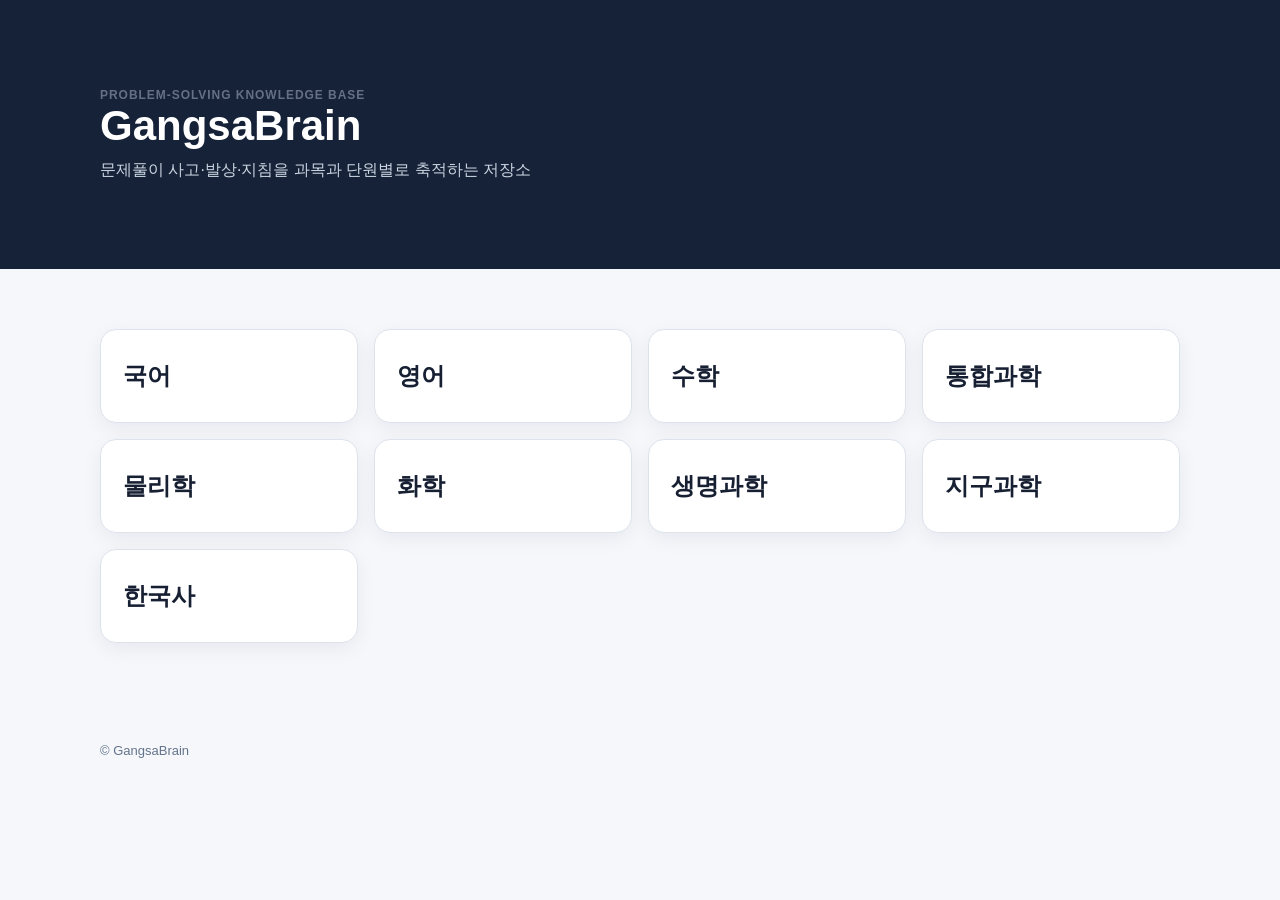
<file: index.html>
<!doctype html><html lang="ko"><head><meta charset="utf-8"><meta name="viewport" content="width=device-width,initial-scale=1"><title>GangsaBrain</title><link rel="stylesheet" href="assets/style.css"></head><body><section class="hero"><div class="wrap"><div class="eyebrow">Problem-Solving Knowledge Base</div><h1>GangsaBrain</h1><p>문제풀이 사고·발상·지침을 과목과 단원별로 축적하는 저장소</p></div></section><main class="wrap"><div class="grid"><a class="card" href="subjects/korean.html"><h2>국어</h2></a><a class="card" href="subjects/english.html"><h2>영어</h2></a><a class="card" href="subjects/math.html"><h2>수학</h2></a><a class="card" href="subjects/integrated-science.html"><h2>통합과학</h2></a><a class="card" href="subjects/physics.html"><h2>물리학</h2></a><a class="card" href="subjects/chemistry.html"><h2>화학</h2></a><a class="card" href="subjects/biology.html"><h2>생명과학</h2></a><a class="card" href="subjects/earth-science.html"><h2>지구과학</h2></a><a class="card" href="subjects/korean-history.html"><h2>한국사</h2></a></div></main><footer class="footer"><div class="wrap">© GangsaBrain</div></footer></body></html>
</file>
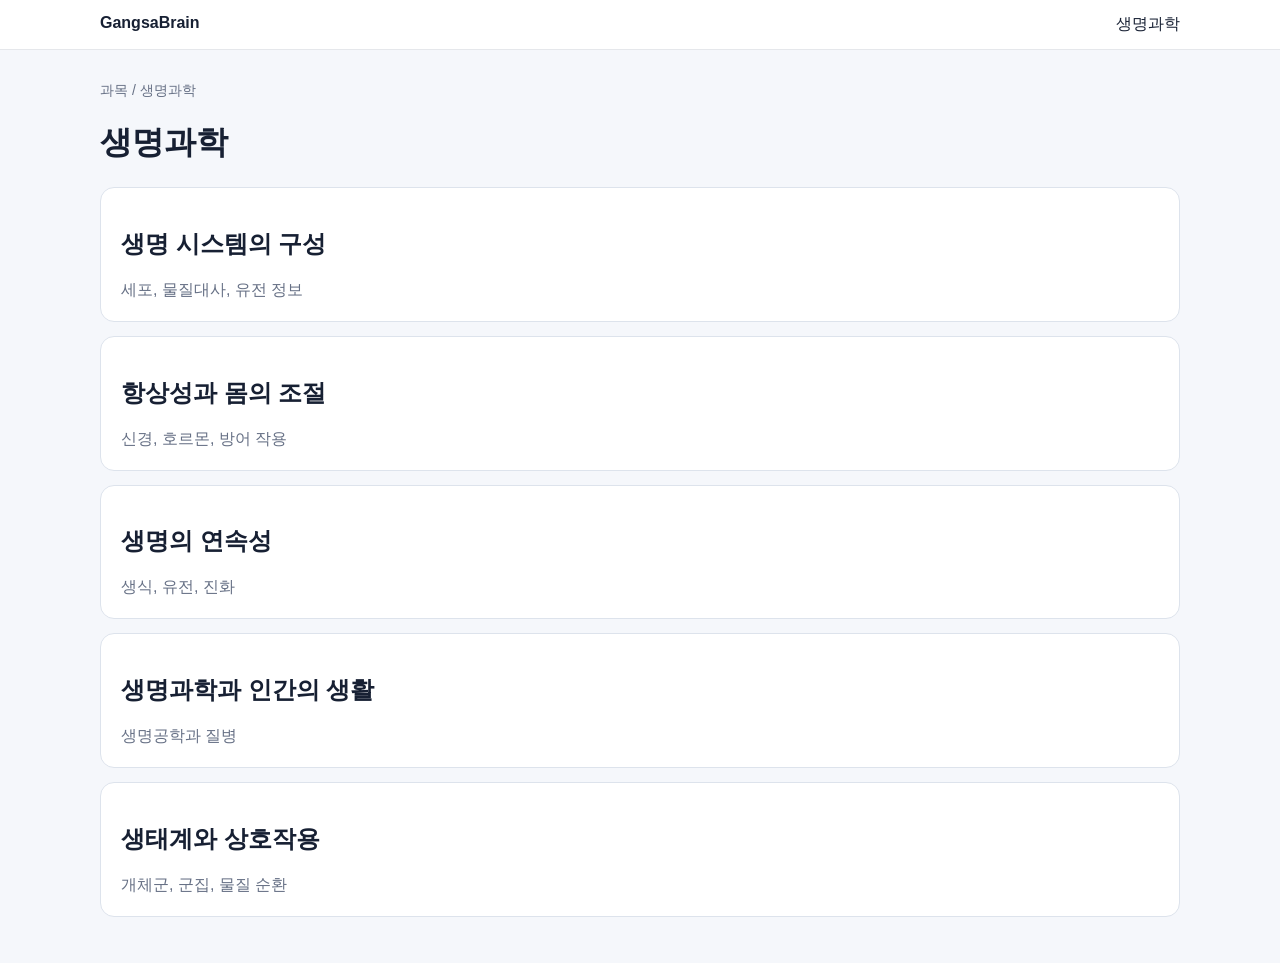
<file: subjects/biology.html>
<!doctype html><html lang="ko"><head><meta charset="utf-8"><meta name="viewport" content="width=device-width,initial-scale=1"><title>생명과학 | GangsaBrain</title><link rel="stylesheet" href="../assets/style.css"></head><body><header class="topbar"><div class="wrap"><a href="../index.html"><b>GangsaBrain</b></a><span>생명과학</span></div></header><main class="wrap"><div class="crumb">과목 / 생명과학</div><h1>생명과학</h1><section class="unit"><h2>생명 시스템의 구성</h2><p>세포, 물질대사, 유전 정보</p></section><section class="unit"><h2>항상성과 몸의 조절</h2><p>신경, 호르몬, 방어 작용</p></section><section class="unit"><h2>생명의 연속성</h2><p>생식, 유전, 진화</p></section><section class="unit"><h2>생명과학과 인간의 생활</h2><p>생명공학과 질병</p></section><section class="unit"><h2>생태계와 상호작용</h2><p>개체군, 군집, 물질 순환</p></section></main></body></html>
</file>
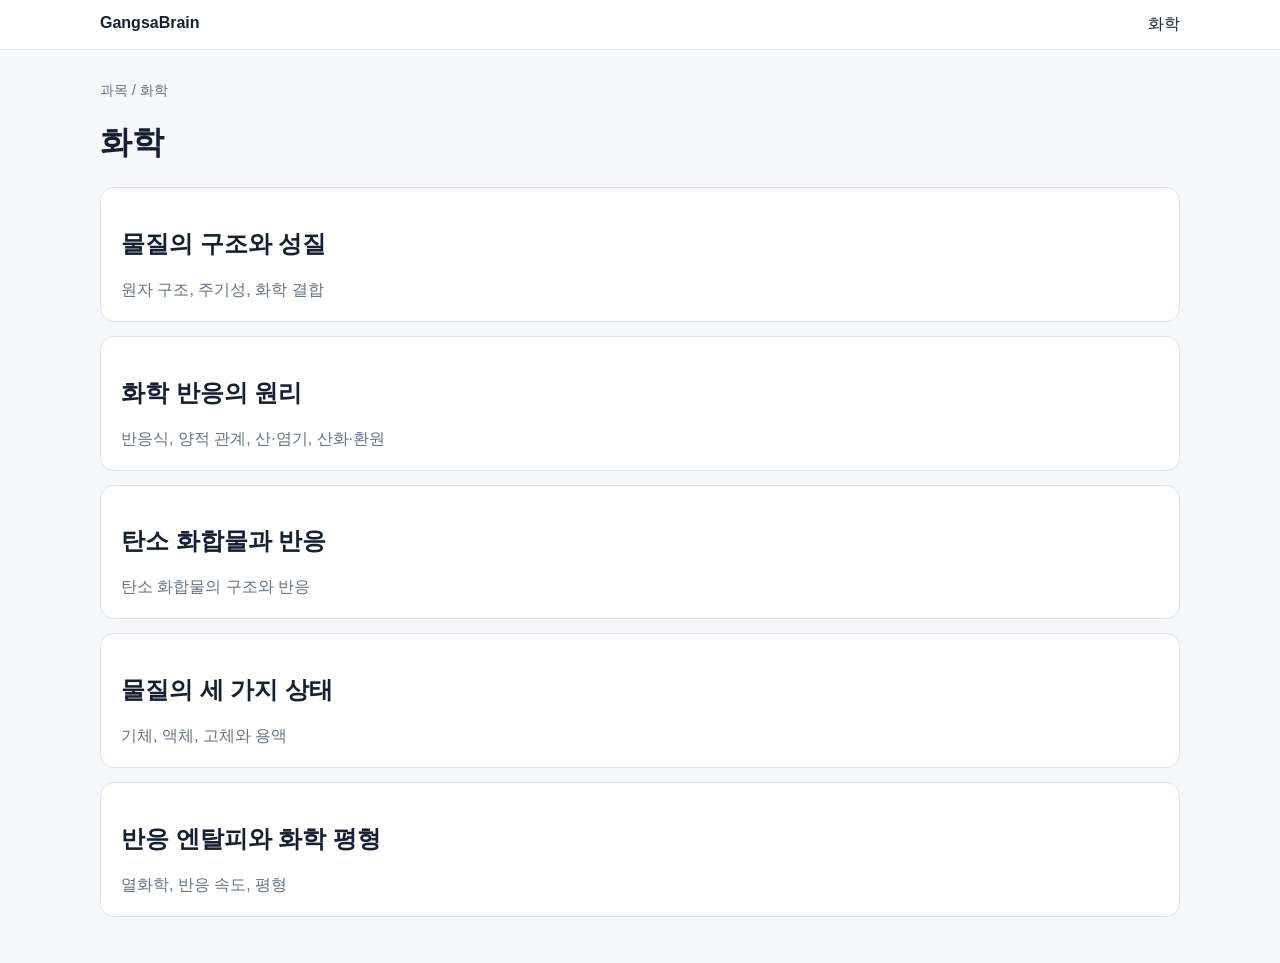
<file: subjects/chemistry.html>
<!doctype html><html lang="ko"><head><meta charset="utf-8"><meta name="viewport" content="width=device-width,initial-scale=1"><title>화학 | GangsaBrain</title><link rel="stylesheet" href="../assets/style.css"></head><body><header class="topbar"><div class="wrap"><a href="../index.html"><b>GangsaBrain</b></a><span>화학</span></div></header><main class="wrap"><div class="crumb">과목 / 화학</div><h1>화학</h1><section class="unit"><h2>물질의 구조와 성질</h2><p>원자 구조, 주기성, 화학 결합</p></section><section class="unit"><h2>화학 반응의 원리</h2><p>반응식, 양적 관계, 산·염기, 산화·환원</p></section><section class="unit"><h2>탄소 화합물과 반응</h2><p>탄소 화합물의 구조와 반응</p></section><section class="unit"><h2>물질의 세 가지 상태</h2><p>기체, 액체, 고체와 용액</p></section><section class="unit"><h2>반응 엔탈피와 화학 평형</h2><p>열화학, 반응 속도, 평형</p></section></main></body></html>
</file>
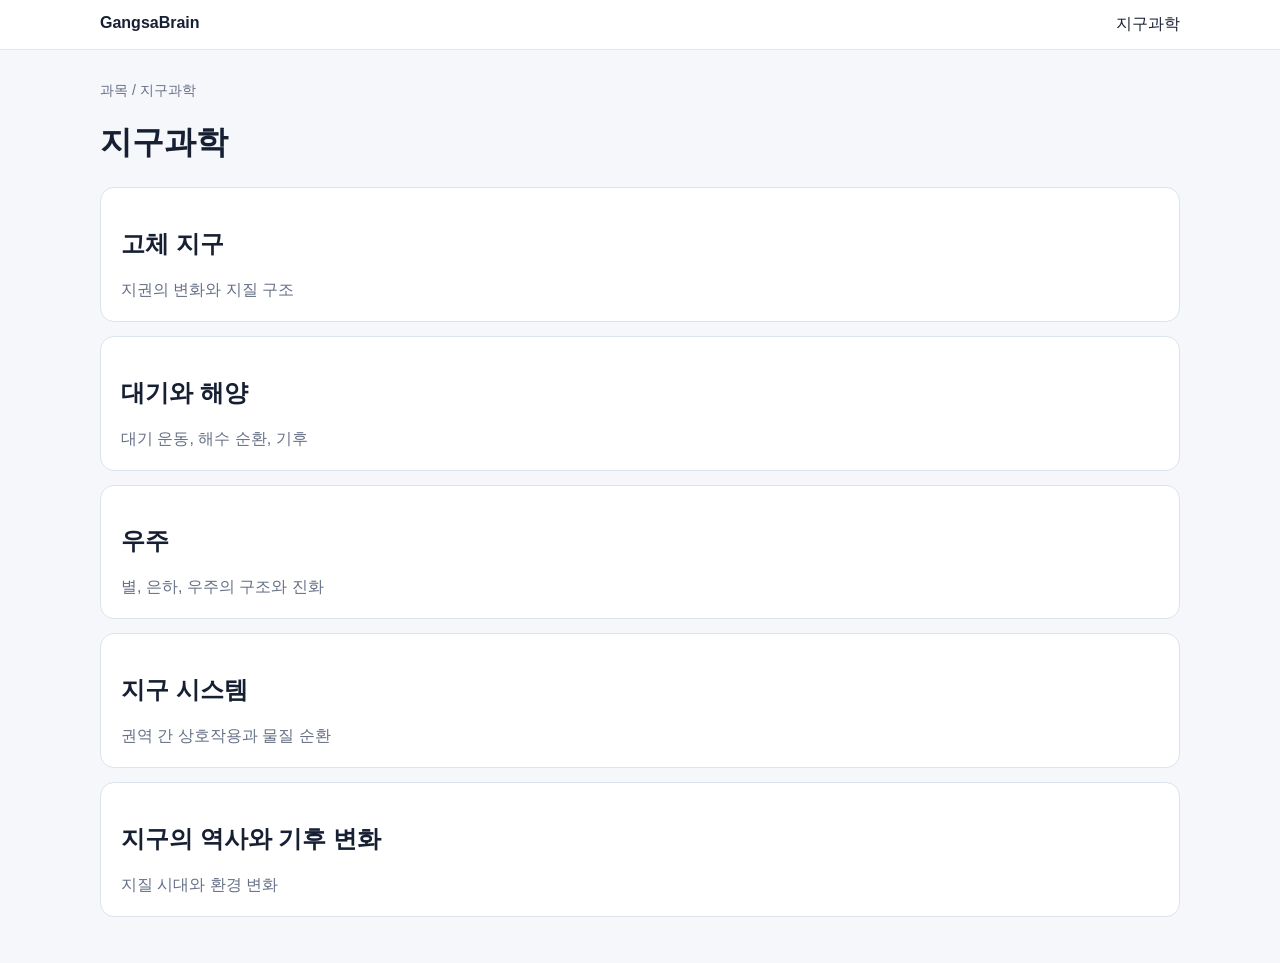
<file: subjects/earth-science.html>
<!doctype html><html lang="ko"><head><meta charset="utf-8"><meta name="viewport" content="width=device-width,initial-scale=1"><title>지구과학 | GangsaBrain</title><link rel="stylesheet" href="../assets/style.css"></head><body><header class="topbar"><div class="wrap"><a href="../index.html"><b>GangsaBrain</b></a><span>지구과학</span></div></header><main class="wrap"><div class="crumb">과목 / 지구과학</div><h1>지구과학</h1><section class="unit"><h2>고체 지구</h2><p>지권의 변화와 지질 구조</p></section><section class="unit"><h2>대기와 해양</h2><p>대기 운동, 해수 순환, 기후</p></section><section class="unit"><h2>우주</h2><p>별, 은하, 우주의 구조와 진화</p></section><section class="unit"><h2>지구 시스템</h2><p>권역 간 상호작용과 물질 순환</p></section><section class="unit"><h2>지구의 역사와 기후 변화</h2><p>지질 시대와 환경 변화</p></section></main></body></html>
</file>
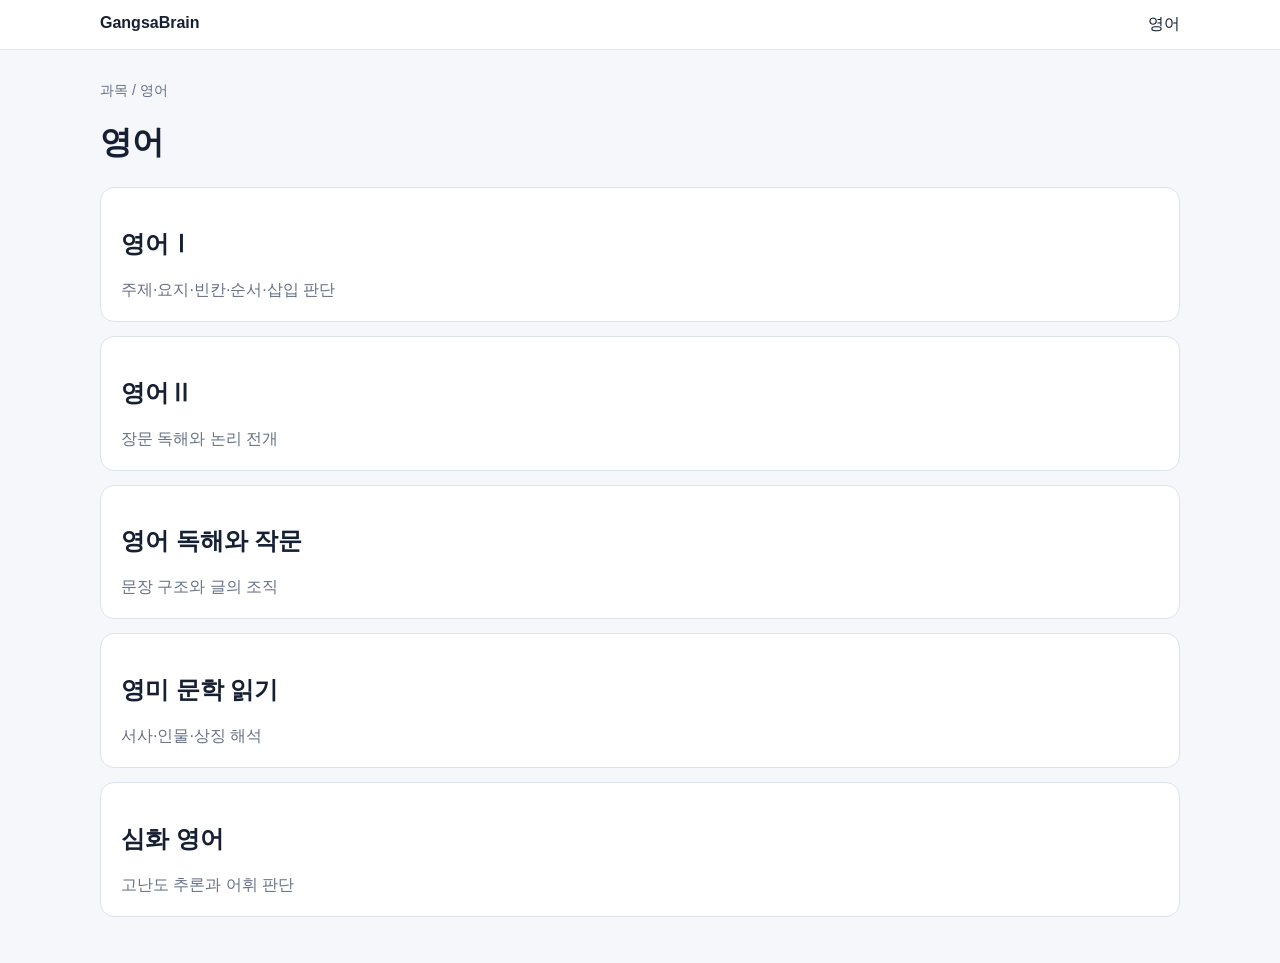
<file: subjects/english.html>
<!doctype html><html lang="ko"><head><meta charset="utf-8"><meta name="viewport" content="width=device-width,initial-scale=1"><title>영어 | GangsaBrain</title><link rel="stylesheet" href="../assets/style.css"></head><body><header class="topbar"><div class="wrap"><a href="../index.html"><b>GangsaBrain</b></a><span>영어</span></div></header><main class="wrap"><div class="crumb">과목 / 영어</div><h1>영어</h1><section class="unit"><h2>영어Ⅰ</h2><p>주제·요지·빈칸·순서·삽입 판단</p></section><section class="unit"><h2>영어Ⅱ</h2><p>장문 독해와 논리 전개</p></section><section class="unit"><h2>영어 독해와 작문</h2><p>문장 구조와 글의 조직</p></section><section class="unit"><h2>영미 문학 읽기</h2><p>서사·인물·상징 해석</p></section><section class="unit"><h2>심화 영어</h2><p>고난도 추론과 어휘 판단</p></section></main></body></html>
</file>
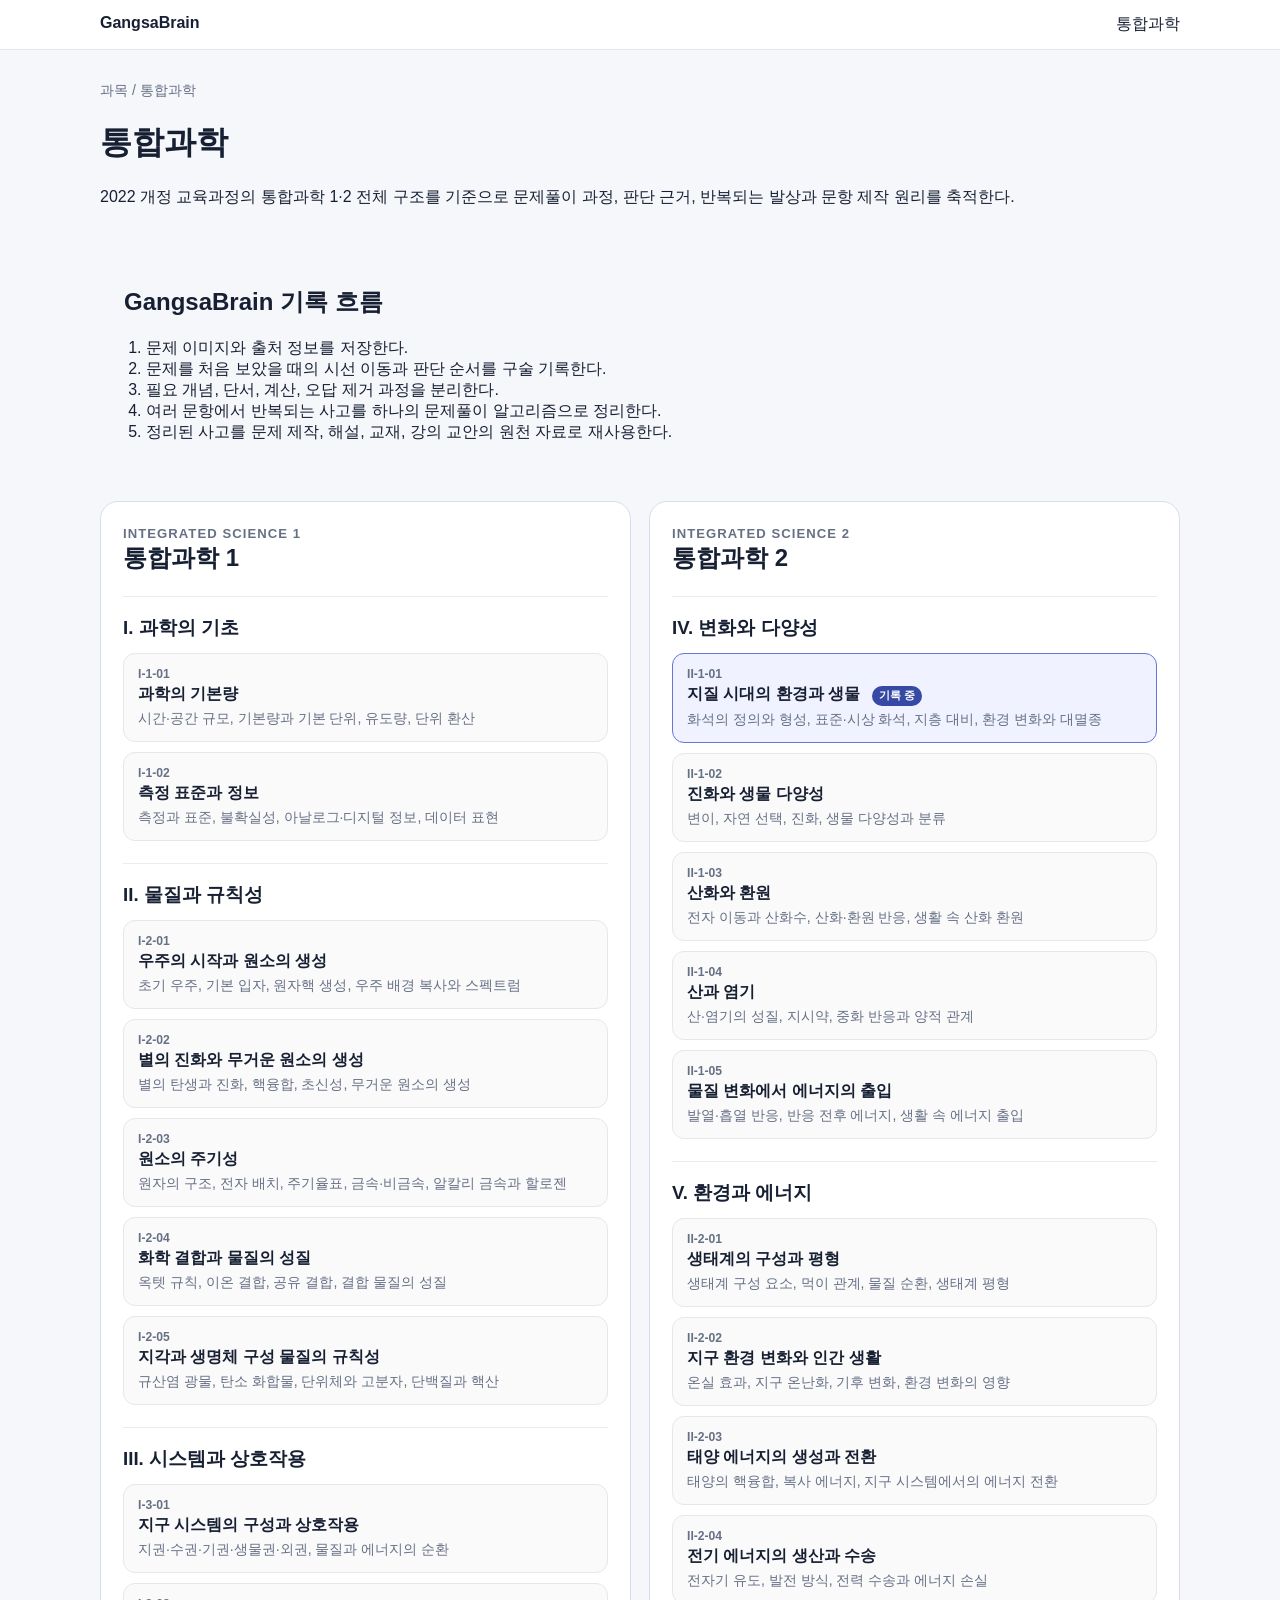
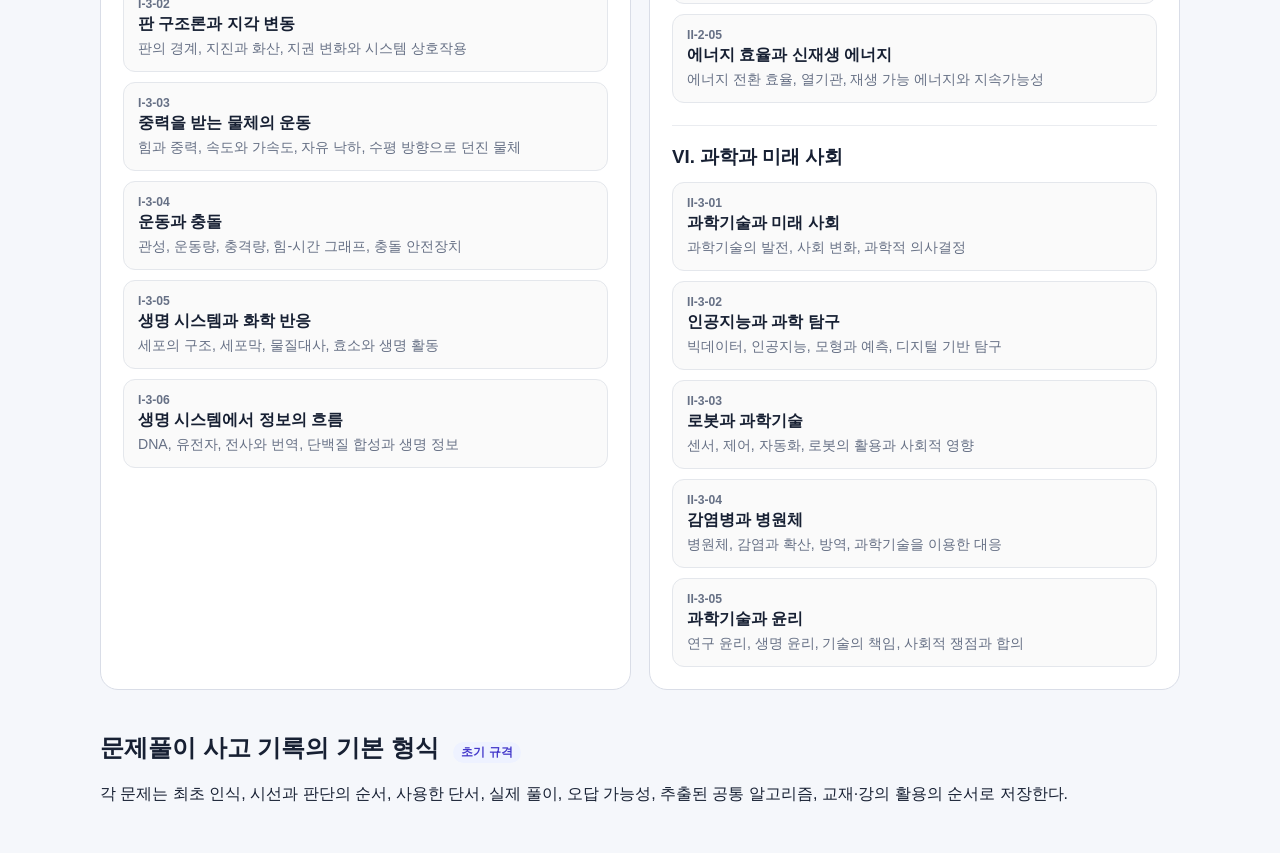
<file: subjects/integrated-science.html>
<!doctype html>
<html lang="ko">
<head>
  <meta charset="utf-8">
  <meta name="viewport" content="width=device-width, initial-scale=1">
  <meta name="description" content="2022 개정 교육과정 통합과학 문제풀이 사고와 발상을 축적하는 GangsaBrain 과목 페이지">
  <title>통합과학 | GangsaBrain</title>
  <link rel="stylesheet" href="../assets/style.css">
  <style>
    .course-grid{display:grid;grid-template-columns:repeat(auto-fit,minmax(310px,1fr));gap:18px;margin:24px 0 42px}.course-panel{border:1px solid #d9dde7;border-radius:18px;padding:22px;background:#fff}.course-panel h2{margin:0 0 6px}.course-label{font-size:.82rem;font-weight:700;letter-spacing:.08em;color:#667085}.domain{margin-top:22px;padding-top:18px;border-top:1px solid #eaecf0}.domain h3{margin:0 0 12px}.chapter-list{display:grid;gap:10px;margin:0;padding:0;list-style:none}.chapter-list a{display:block;padding:13px 14px;border:1px solid #e4e7ec;border-radius:12px;text-decoration:none;color:inherit;background:#fafafa}.chapter-list a:hover{background:#f2f4f7}.chapter-list a.is-active{border-color:#6676d8;background:#f0f2ff}.chapter-code{display:block;margin-bottom:3px;font-size:.76rem;font-weight:700;color:#667085}.chapter-title{font-weight:700}.chapter-note{display:block;margin-top:4px;font-size:.88rem;color:#667085}.chapter-state{display:inline-block;margin-left:7px;padding:3px 7px;border-radius:999px;background:#3549a5;color:#fff;font-size:.68rem;font-weight:800}.workflow{margin:34px 0;padding:24px;border-radius:18px;background:#f6f7fb}.workflow ol{margin:14px 0 0;padding-left:22px}.entry-template{margin-top:36px}.entry-template pre{white-space:pre-wrap;padding:18px;border-radius:14px;background:#111827;color:#f9fafb;overflow:auto}.status{display:inline-block;margin-left:8px;padding:3px 8px;border-radius:999px;background:#eef2ff;color:#4338ca;font-size:.72rem;font-weight:700}
  </style>
</head>
<body>
<header class="topbar"><div class="wrap"><a href="../index.html"><b>GangsaBrain</b></a><span>통합과학</span></div></header>
<main class="wrap">
  <div class="crumb">과목 / 통합과학</div>
  <h1>통합과학</h1>
  <p>2022 개정 교육과정의 통합과학 1·2 전체 구조를 기준으로 문제풀이 과정, 판단 근거, 반복되는 발상과 문항 제작 원리를 축적한다.</p>

  <section class="workflow" aria-labelledby="workflow-title">
    <h2 id="workflow-title">GangsaBrain 기록 흐름</h2>
    <ol>
      <li>문제 이미지와 출처 정보를 저장한다.</li>
      <li>문제를 처음 보았을 때의 시선 이동과 판단 순서를 구술 기록한다.</li>
      <li>필요 개념, 단서, 계산, 오답 제거 과정을 분리한다.</li>
      <li>여러 문항에서 반복되는 사고를 하나의 문제풀이 알고리즘으로 정리한다.</li>
      <li>정리된 사고를 문제 제작, 해설, 교재, 강의 교안의 원천 자료로 재사용한다.</li>
    </ol>
  </section>

  <div class="course-grid">
    <article class="course-panel">
      <span class="course-label">INTEGRATED SCIENCE 1</span><h2>통합과학 1</h2>
      <section class="domain"><h3>I. 과학의 기초</h3><ul class="chapter-list">
        <li><a href="#is1-1-01"><span class="chapter-code">I-1-01</span><span class="chapter-title">과학의 기본량</span><span class="chapter-note">시간·공간 규모, 기본량과 기본 단위, 유도량, 단위 환산</span></a></li>
        <li><a href="#is1-1-02"><span class="chapter-code">I-1-02</span><span class="chapter-title">측정 표준과 정보</span><span class="chapter-note">측정과 표준, 불확실성, 아날로그·디지털 정보, 데이터 표현</span></a></li>
      </ul></section>
      <section class="domain"><h3>II. 물질과 규칙성</h3><ul class="chapter-list">
        <li><a href="#is1-2-01"><span class="chapter-code">I-2-01</span><span class="chapter-title">우주의 시작과 원소의 생성</span><span class="chapter-note">초기 우주, 기본 입자, 원자핵 생성, 우주 배경 복사와 스펙트럼</span></a></li>
        <li><a href="#is1-2-02"><span class="chapter-code">I-2-02</span><span class="chapter-title">별의 진화와 무거운 원소의 생성</span><span class="chapter-note">별의 탄생과 진화, 핵융합, 초신성, 무거운 원소의 생성</span></a></li>
        <li><a href="#is1-2-03"><span class="chapter-code">I-2-03</span><span class="chapter-title">원소의 주기성</span><span class="chapter-note">원자의 구조, 전자 배치, 주기율표, 금속·비금속, 알칼리 금속과 할로젠</span></a></li>
        <li><a href="#is1-2-04"><span class="chapter-code">I-2-04</span><span class="chapter-title">화학 결합과 물질의 성질</span><span class="chapter-note">옥텟 규칙, 이온 결합, 공유 결합, 결합 물질의 성질</span></a></li>
        <li><a href="#is1-2-05"><span class="chapter-code">I-2-05</span><span class="chapter-title">지각과 생명체 구성 물질의 규칙성</span><span class="chapter-note">규산염 광물, 탄소 화합물, 단위체와 고분자, 단백질과 핵산</span></a></li>
      </ul></section>
      <section class="domain"><h3>III. 시스템과 상호작용</h3><ul class="chapter-list">
        <li><a href="#is1-3-01"><span class="chapter-code">I-3-01</span><span class="chapter-title">지구 시스템의 구성과 상호작용</span><span class="chapter-note">지권·수권·기권·생물권·외권, 물질과 에너지의 순환</span></a></li>
        <li><a href="#is1-3-02"><span class="chapter-code">I-3-02</span><span class="chapter-title">판 구조론과 지각 변동</span><span class="chapter-note">판의 경계, 지진과 화산, 지권 변화와 시스템 상호작용</span></a></li>
        <li><a href="#is1-3-03"><span class="chapter-code">I-3-03</span><span class="chapter-title">중력을 받는 물체의 운동</span><span class="chapter-note">힘과 중력, 속도와 가속도, 자유 낙하, 수평 방향으로 던진 물체</span></a></li>
        <li><a href="#is1-3-04"><span class="chapter-code">I-3-04</span><span class="chapter-title">운동과 충돌</span><span class="chapter-note">관성, 운동량, 충격량, 힘-시간 그래프, 충돌 안전장치</span></a></li>
        <li><a href="#is1-3-05"><span class="chapter-code">I-3-05</span><span class="chapter-title">생명 시스템과 화학 반응</span><span class="chapter-note">세포의 구조, 세포막, 물질대사, 효소와 생명 활동</span></a></li>
        <li><a href="#is1-3-06"><span class="chapter-code">I-3-06</span><span class="chapter-title">생명 시스템에서 정보의 흐름</span><span class="chapter-note">DNA, 유전자, 전사와 번역, 단백질 합성과 생명 정보</span></a></li>
      </ul></section>
    </article>

    <article class="course-panel">
      <span class="course-label">INTEGRATED SCIENCE 2</span><h2>통합과학 2</h2>
      <section class="domain"><h3>IV. 변화와 다양성</h3><ul class="chapter-list">
        <li><a class="is-active" href="integrated-science/geologic-time-environment-life.html"><span class="chapter-code">II-1-01</span><span class="chapter-title">지질 시대의 환경과 생물 <span class="chapter-state">기록 중</span></span><span class="chapter-note">화석의 정의와 형성, 표준·시상 화석, 지층 대비, 환경 변화와 대멸종</span></a></li>
        <li><a href="#is2-1-02"><span class="chapter-code">II-1-02</span><span class="chapter-title">진화와 생물 다양성</span><span class="chapter-note">변이, 자연 선택, 진화, 생물 다양성과 분류</span></a></li>
        <li><a href="#is2-1-03"><span class="chapter-code">II-1-03</span><span class="chapter-title">산화와 환원</span><span class="chapter-note">전자 이동과 산화수, 산화·환원 반응, 생활 속 산화 환원</span></a></li>
        <li><a href="#is2-1-04"><span class="chapter-code">II-1-04</span><span class="chapter-title">산과 염기</span><span class="chapter-note">산·염기의 성질, 지시약, 중화 반응과 양적 관계</span></a></li>
        <li><a href="#is2-1-05"><span class="chapter-code">II-1-05</span><span class="chapter-title">물질 변화에서 에너지의 출입</span><span class="chapter-note">발열·흡열 반응, 반응 전후 에너지, 생활 속 에너지 출입</span></a></li>
      </ul></section>
      <section class="domain"><h3>V. 환경과 에너지</h3><ul class="chapter-list">
        <li><a href="#is2-2-01"><span class="chapter-code">II-2-01</span><span class="chapter-title">생태계의 구성과 평형</span><span class="chapter-note">생태계 구성 요소, 먹이 관계, 물질 순환, 생태계 평형</span></a></li>
        <li><a href="#is2-2-02"><span class="chapter-code">II-2-02</span><span class="chapter-title">지구 환경 변화와 인간 생활</span><span class="chapter-note">온실 효과, 지구 온난화, 기후 변화, 환경 변화의 영향</span></a></li>
        <li><a href="#is2-2-03"><span class="chapter-code">II-2-03</span><span class="chapter-title">태양 에너지의 생성과 전환</span><span class="chapter-note">태양의 핵융합, 복사 에너지, 지구 시스템에서의 에너지 전환</span></a></li>
        <li><a href="#is2-2-04"><span class="chapter-code">II-2-04</span><span class="chapter-title">전기 에너지의 생산과 수송</span><span class="chapter-note">전자기 유도, 발전 방식, 전력 수송과 에너지 손실</span></a></li>
        <li><a href="#is2-2-05"><span class="chapter-code">II-2-05</span><span class="chapter-title">에너지 효율과 신재생 에너지</span><span class="chapter-note">에너지 전환 효율, 열기관, 재생 가능 에너지와 지속가능성</span></a></li>
      </ul></section>
      <section class="domain"><h3>VI. 과학과 미래 사회</h3><ul class="chapter-list">
        <li><a href="#is2-3-01"><span class="chapter-code">II-3-01</span><span class="chapter-title">과학기술과 미래 사회</span><span class="chapter-note">과학기술의 발전, 사회 변화, 과학적 의사결정</span></a></li>
        <li><a href="#is2-3-02"><span class="chapter-code">II-3-02</span><span class="chapter-title">인공지능과 과학 탐구</span><span class="chapter-note">빅데이터, 인공지능, 모형과 예측, 디지털 기반 탐구</span></a></li>
        <li><a href="#is2-3-03"><span class="chapter-code">II-3-03</span><span class="chapter-title">로봇과 과학기술</span><span class="chapter-note">센서, 제어, 자동화, 로봇의 활용과 사회적 영향</span></a></li>
        <li><a href="#is2-3-04"><span class="chapter-code">II-3-04</span><span class="chapter-title">감염병과 병원체</span><span class="chapter-note">병원체, 감염과 확산, 방역, 과학기술을 이용한 대응</span></a></li>
        <li><a href="#is2-3-05"><span class="chapter-code">II-3-05</span><span class="chapter-title">과학기술과 윤리</span><span class="chapter-note">연구 윤리, 생명 윤리, 기술의 책임, 사회적 쟁점과 합의</span></a></li>
      </ul></section>
    </article>
  </div>

  <section class="entry-template" aria-labelledby="entry-title">
    <h2 id="entry-title">문제풀이 사고 기록의 기본 형식 <span class="status">초기 규격</span></h2>
    <p>각 문제는 최초 인식, 시선과 판단의 순서, 사용한 단서, 실제 풀이, 오답 가능성, 추출된 공통 알고리즘, 교재·강의 활용의 순서로 저장한다.</p>
  </section>
</main>
</body>
</html>
</file>
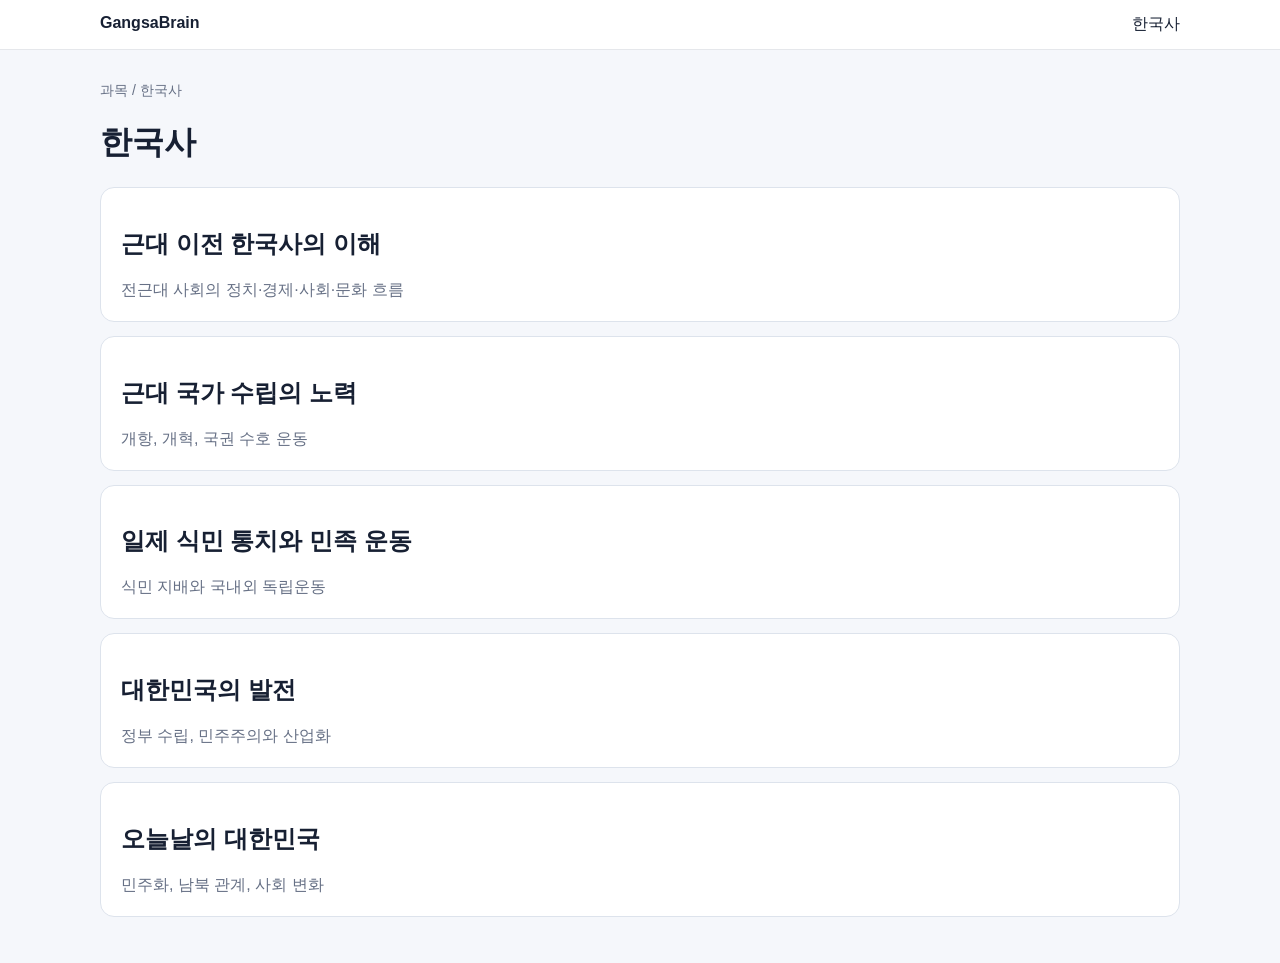
<file: subjects/korean-history.html>
<!doctype html><html lang="ko"><head><meta charset="utf-8"><meta name="viewport" content="width=device-width,initial-scale=1"><title>한국사 | GangsaBrain</title><link rel="stylesheet" href="../assets/style.css"></head><body><header class="topbar"><div class="wrap"><a href="../index.html"><b>GangsaBrain</b></a><span>한국사</span></div></header><main class="wrap"><div class="crumb">과목 / 한국사</div><h1>한국사</h1><section class="unit"><h2>근대 이전 한국사의 이해</h2><p>전근대 사회의 정치·경제·사회·문화 흐름</p></section><section class="unit"><h2>근대 국가 수립의 노력</h2><p>개항, 개혁, 국권 수호 운동</p></section><section class="unit"><h2>일제 식민 통치와 민족 운동</h2><p>식민 지배와 국내외 독립운동</p></section><section class="unit"><h2>대한민국의 발전</h2><p>정부 수립, 민주주의와 산업화</p></section><section class="unit"><h2>오늘날의 대한민국</h2><p>민주화, 남북 관계, 사회 변화</p></section></main></body></html>
</file>
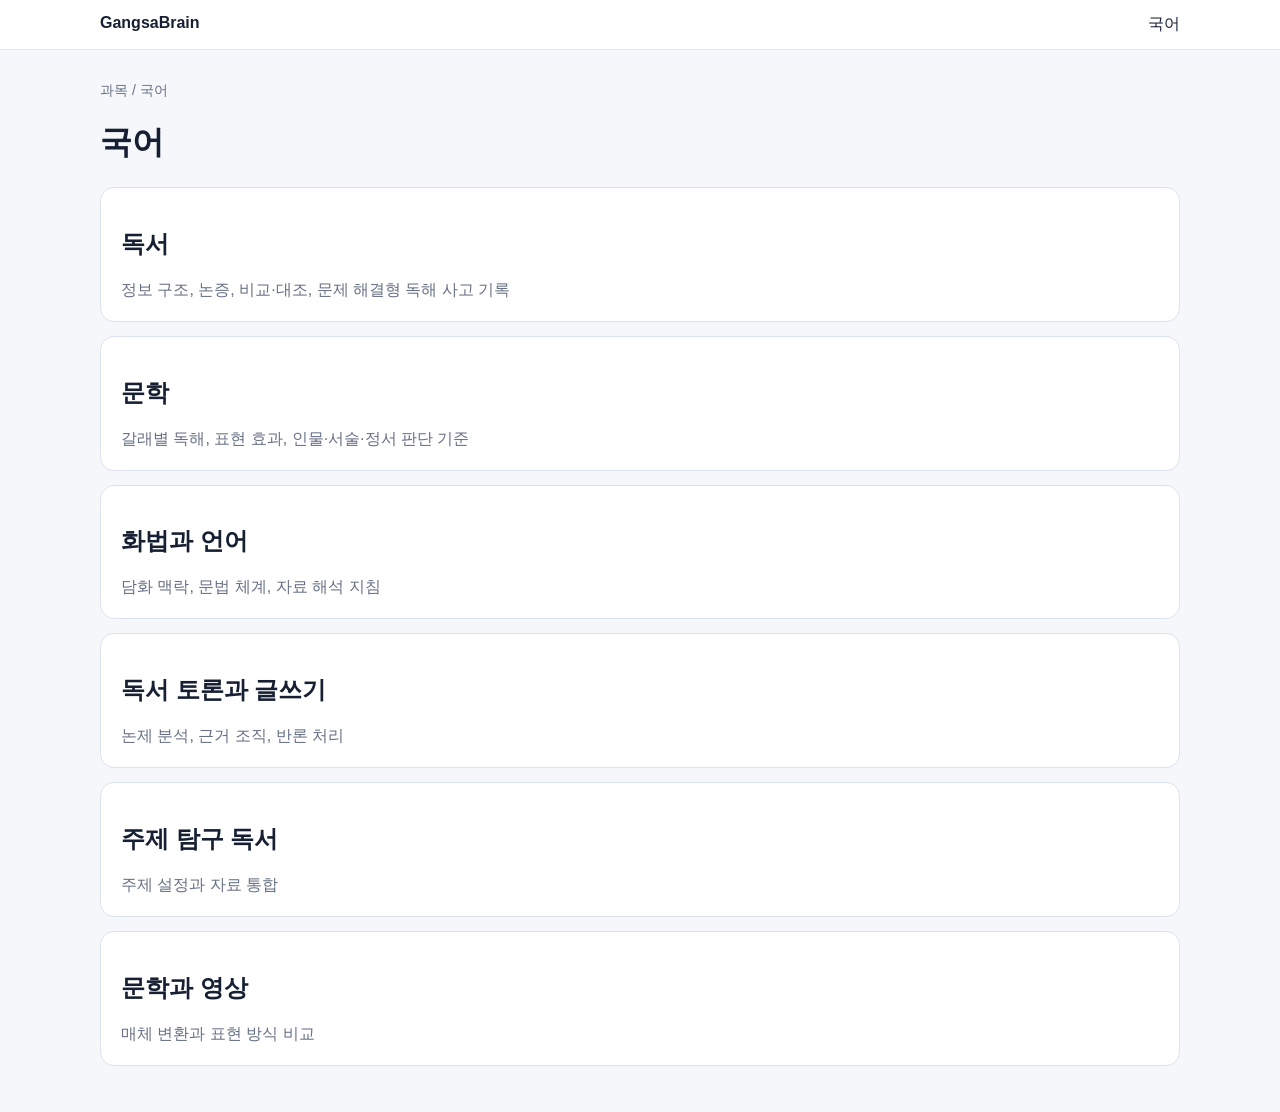
<file: subjects/korean.html>
<!doctype html><html lang="ko"><head><meta charset="utf-8"><meta name="viewport" content="width=device-width,initial-scale=1"><title>국어 | GangsaBrain</title><link rel="stylesheet" href="../assets/style.css"></head><body><header class="topbar"><div class="wrap"><a href="../index.html"><b>GangsaBrain</b></a><span>국어</span></div></header><main class="wrap"><div class="crumb">과목 / 국어</div><h1>국어</h1><section class="unit"><h2>독서</h2><p>정보 구조, 논증, 비교·대조, 문제 해결형 독해 사고 기록</p></section><section class="unit"><h2>문학</h2><p>갈래별 독해, 표현 효과, 인물·서술·정서 판단 기준</p></section><section class="unit"><h2>화법과 언어</h2><p>담화 맥락, 문법 체계, 자료 해석 지침</p></section><section class="unit"><h2>독서 토론과 글쓰기</h2><p>논제 분석, 근거 조직, 반론 처리</p></section><section class="unit"><h2>주제 탐구 독서</h2><p>주제 설정과 자료 통합</p></section><section class="unit"><h2>문학과 영상</h2><p>매체 변환과 표현 방식 비교</p></section></main></body></html>
</file>
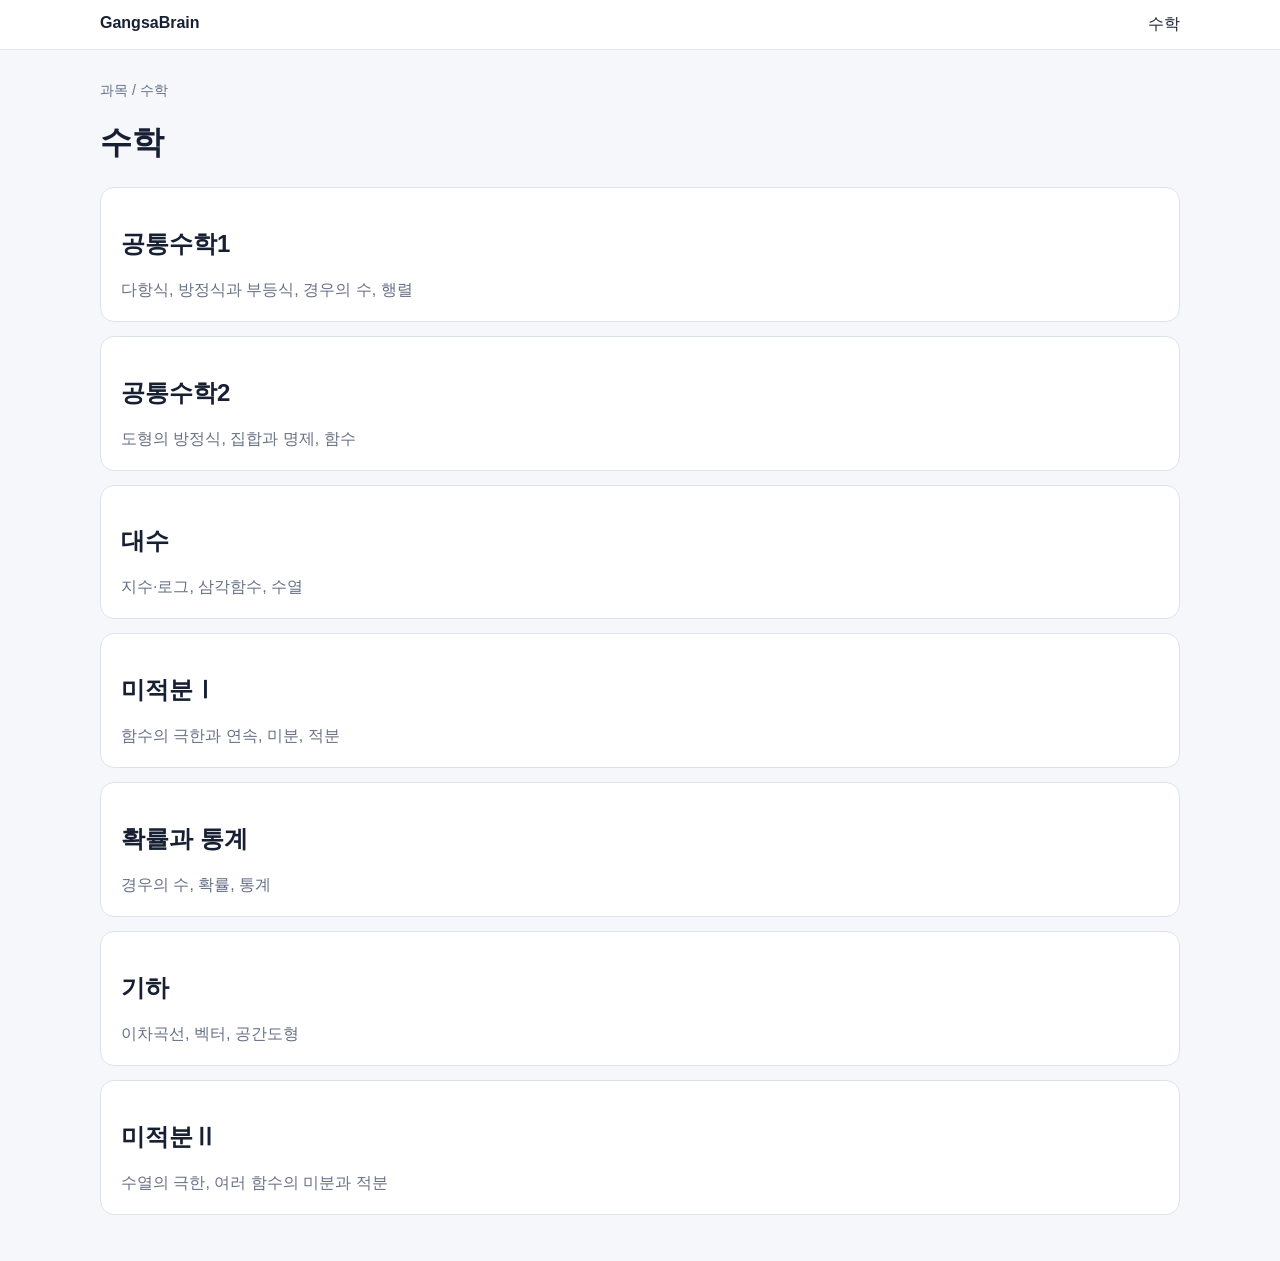
<file: subjects/math.html>
<!doctype html><html lang="ko"><head><meta charset="utf-8"><meta name="viewport" content="width=device-width,initial-scale=1"><title>수학 | GangsaBrain</title><link rel="stylesheet" href="../assets/style.css"></head><body><header class="topbar"><div class="wrap"><a href="../index.html"><b>GangsaBrain</b></a><span>수학</span></div></header><main class="wrap"><div class="crumb">과목 / 수학</div><h1>수학</h1><section class="unit"><h2>공통수학1</h2><p>다항식, 방정식과 부등식, 경우의 수, 행렬</p></section><section class="unit"><h2>공통수학2</h2><p>도형의 방정식, 집합과 명제, 함수</p></section><section class="unit"><h2>대수</h2><p>지수·로그, 삼각함수, 수열</p></section><section class="unit"><h2>미적분Ⅰ</h2><p>함수의 극한과 연속, 미분, 적분</p></section><section class="unit"><h2>확률과 통계</h2><p>경우의 수, 확률, 통계</p></section><section class="unit"><h2>기하</h2><p>이차곡선, 벡터, 공간도형</p></section><section class="unit"><h2>미적분Ⅱ</h2><p>수열의 극한, 여러 함수의 미분과 적분</p></section></main></body></html>
</file>
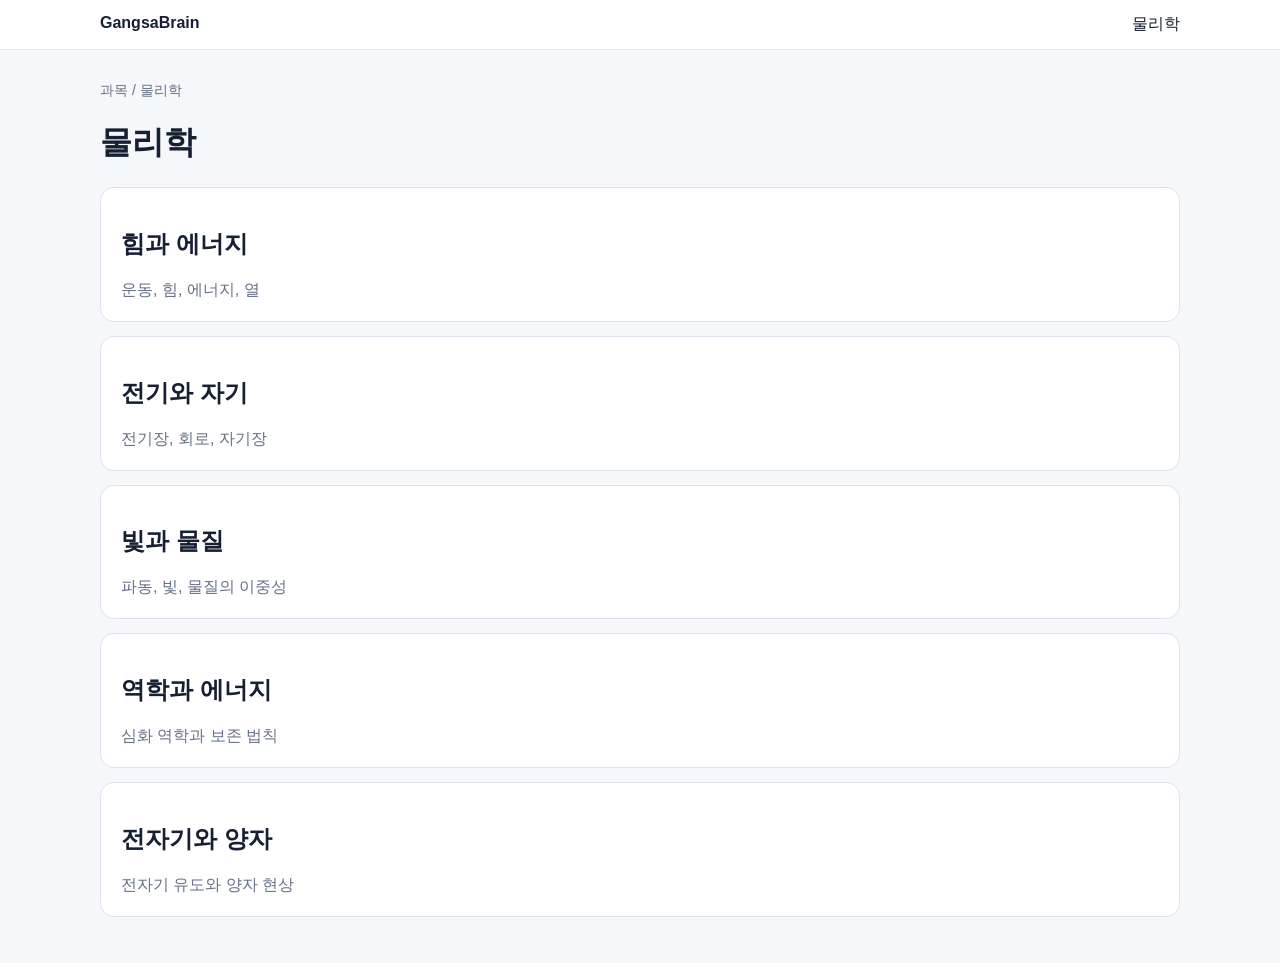
<file: subjects/physics.html>
<!doctype html><html lang="ko"><head><meta charset="utf-8"><meta name="viewport" content="width=device-width,initial-scale=1"><title>물리학 | GangsaBrain</title><link rel="stylesheet" href="../assets/style.css"></head><body><header class="topbar"><div class="wrap"><a href="../index.html"><b>GangsaBrain</b></a><span>물리학</span></div></header><main class="wrap"><div class="crumb">과목 / 물리학</div><h1>물리학</h1><section class="unit"><h2>힘과 에너지</h2><p>운동, 힘, 에너지, 열</p></section><section class="unit"><h2>전기와 자기</h2><p>전기장, 회로, 자기장</p></section><section class="unit"><h2>빛과 물질</h2><p>파동, 빛, 물질의 이중성</p></section><section class="unit"><h2>역학과 에너지</h2><p>심화 역학과 보존 법칙</p></section><section class="unit"><h2>전자기와 양자</h2><p>전자기 유도와 양자 현상</p></section></main></body></html>
</file>
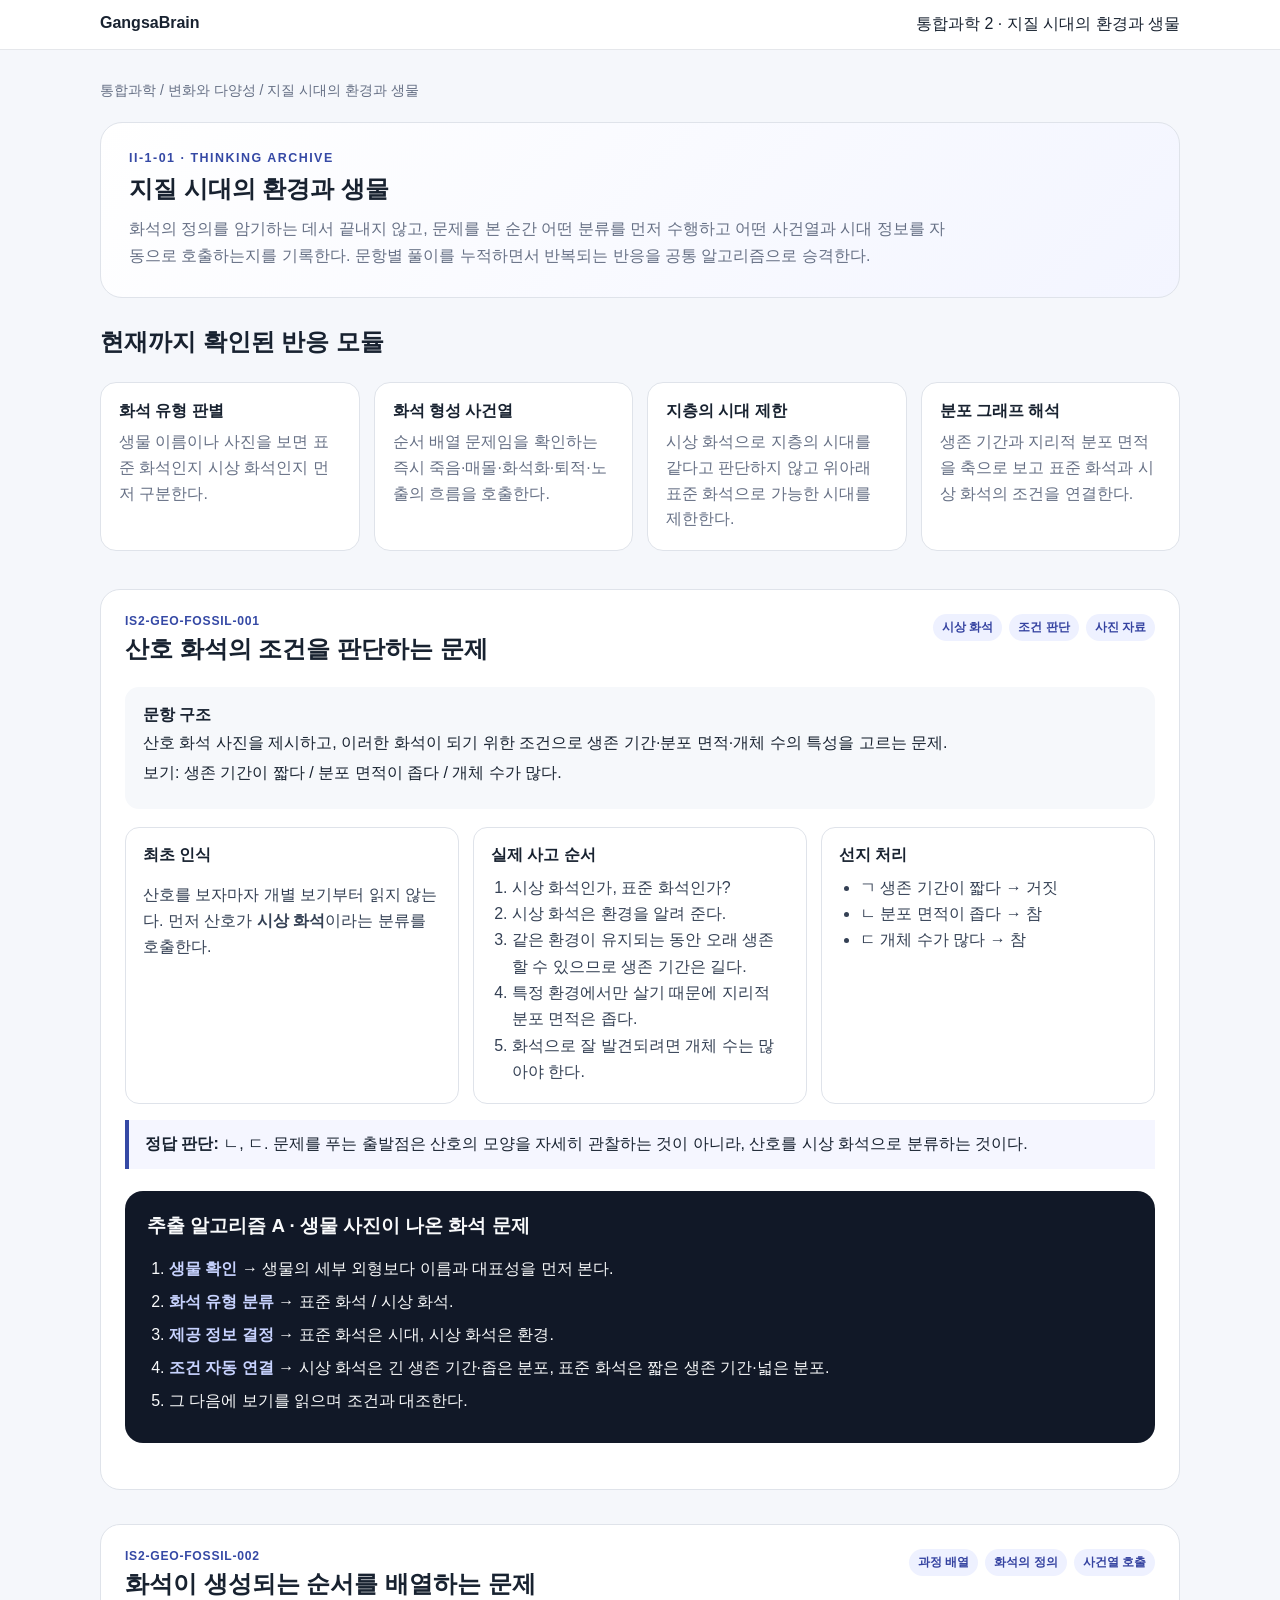
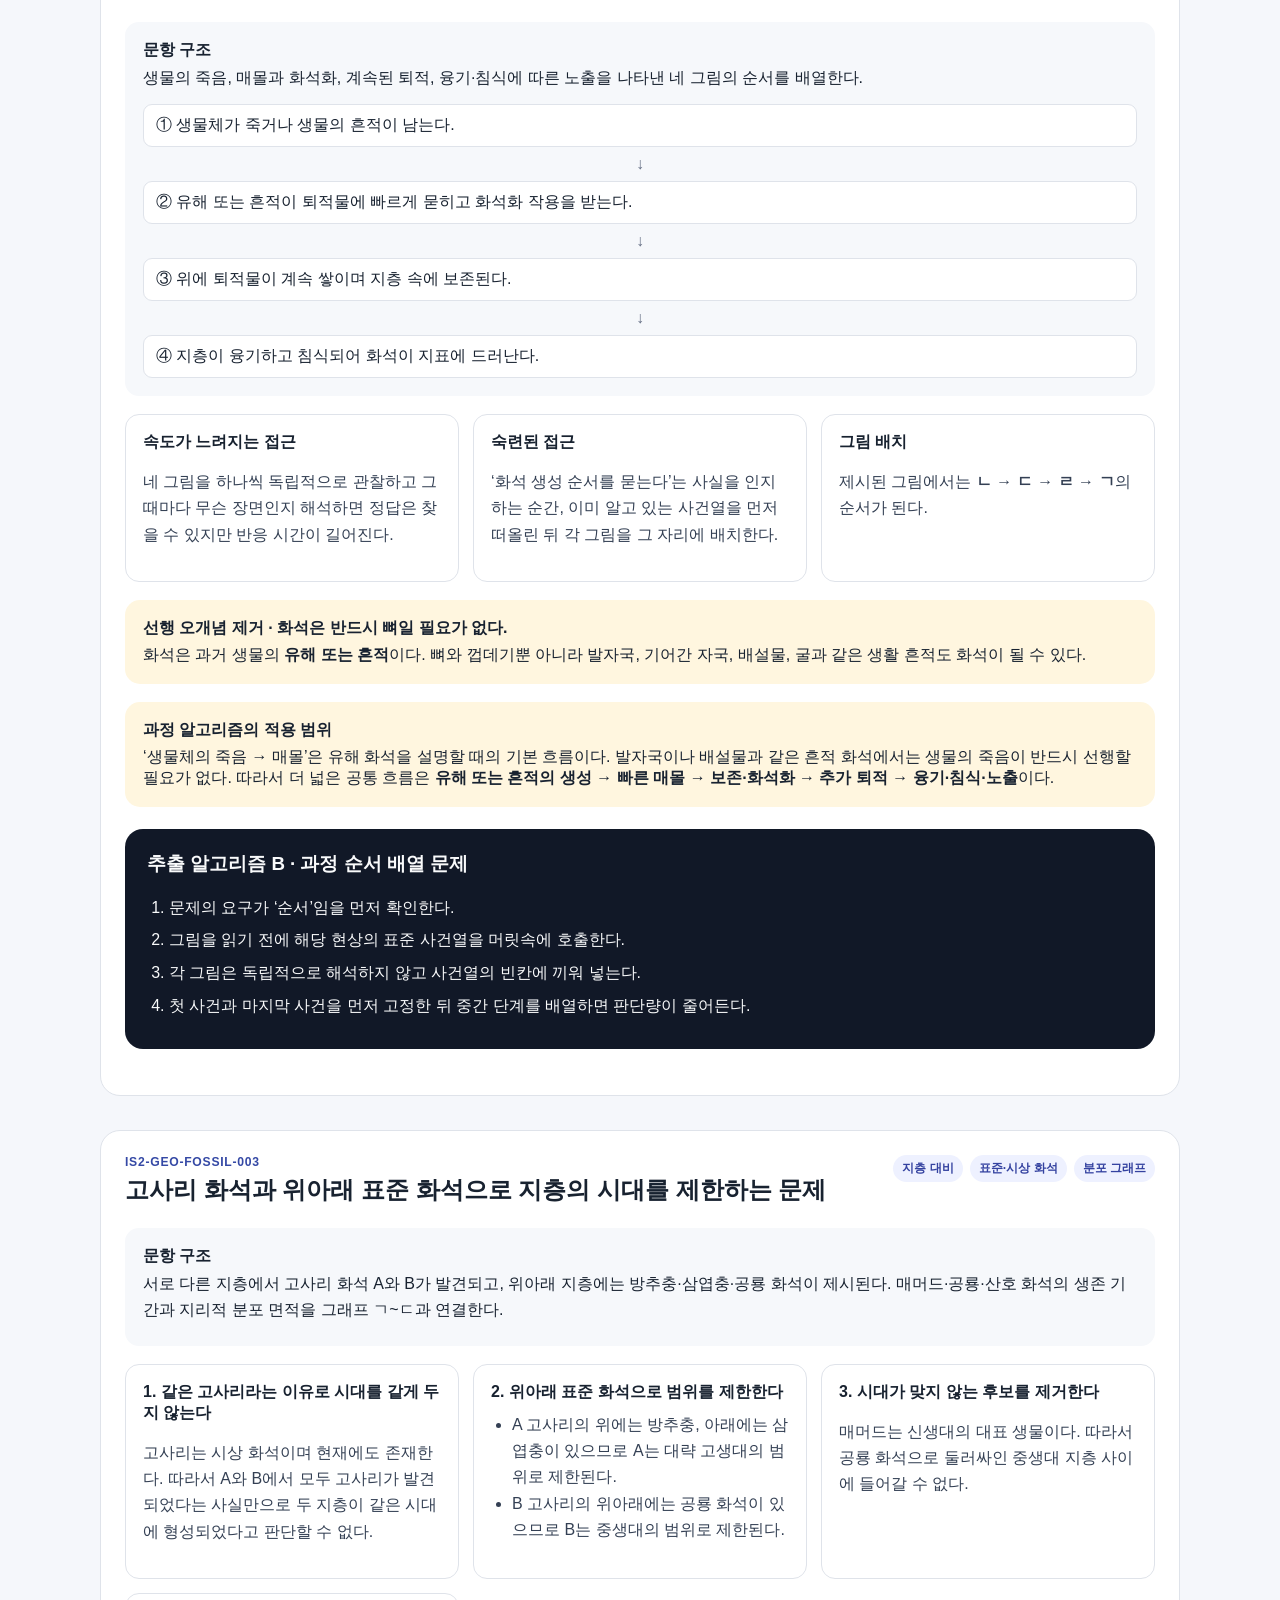
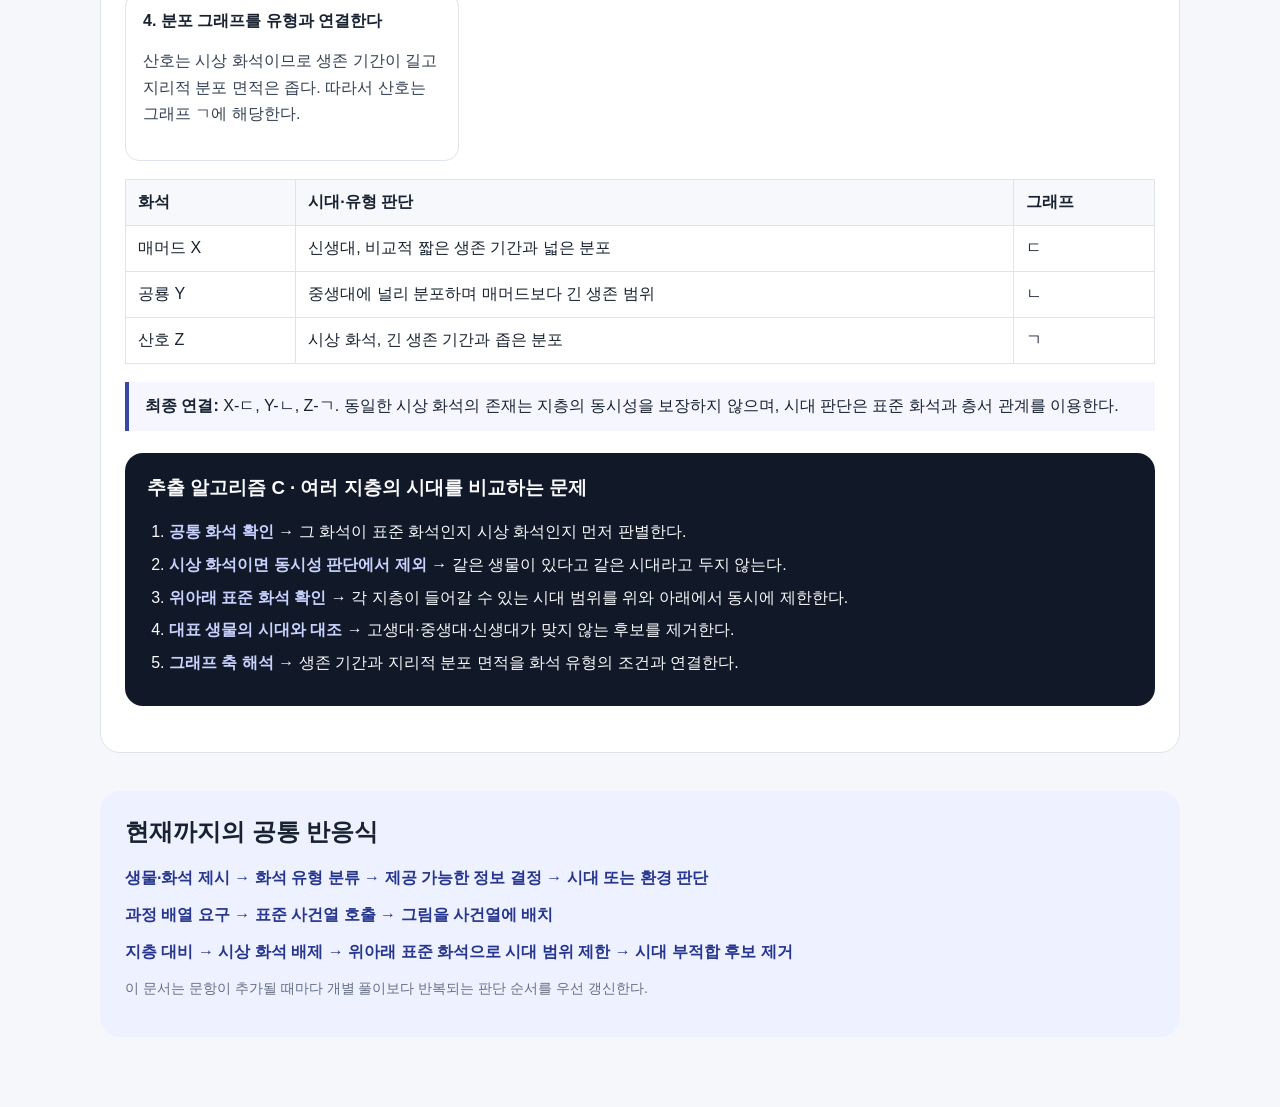
<file: subjects/integrated-science/geologic-time-environment-life.html>
<!doctype html>
<html lang="ko">
<head>
  <meta charset="utf-8">
  <meta name="viewport" content="width=device-width, initial-scale=1">
  <meta name="description" content="지질 시대의 환경과 생물 단원에서 화석 문제를 처리하는 실제 사고 순서와 문제풀이 알고리즘">
  <title>지질 시대의 환경과 생물 | GangsaBrain</title>
  <link rel="stylesheet" href="../../assets/style.css">
  <style>
    :root{--ink:#182230;--muted:#667085;--line:#dfe3ea;--soft:#f6f8fb;--accent:#3549a5;--accent-soft:#eef1ff;--warn:#fff6df}
    body{color:var(--ink)}
    .unit-hero{margin:22px 0 28px;padding:28px;border:1px solid var(--line);border-radius:22px;background:linear-gradient(135deg,#ffffff,#f3f5ff)}
    .eyebrow{font-size:.78rem;font-weight:800;letter-spacing:.12em;color:var(--accent)}
    .unit-hero h1{margin:8px 0 10px}.unit-hero p{max-width:820px;margin:0;color:var(--muted);line-height:1.7}
    .brain-map{display:grid;grid-template-columns:repeat(auto-fit,minmax(230px,1fr));gap:14px;margin:24px 0 38px}.brain-card{padding:18px;border:1px solid var(--line);border-radius:16px;background:#fff}.brain-card strong{display:block;margin-bottom:7px}.brain-card span{color:var(--muted);line-height:1.6}
    .algorithm{margin:22px 0;padding:22px;border-radius:18px;background:#111827;color:#f9fafb}.algorithm h3{margin-top:0}.algorithm ol{margin-bottom:0;padding-left:22px}.algorithm li{margin:8px 0;line-height:1.55}.flow{font-weight:800;color:#c7d2fe}
    .record{margin:34px 0;padding:24px;border:1px solid var(--line);border-radius:20px;background:#fff}.record-head{display:flex;gap:12px;align-items:flex-start;justify-content:space-between;flex-wrap:wrap}.record-id{font-size:.76rem;font-weight:800;color:var(--accent);letter-spacing:.06em}.record h2{margin:5px 0 4px}.tags{display:flex;gap:7px;flex-wrap:wrap}.tag{padding:5px 9px;border-radius:999px;background:var(--accent-soft);color:#3442a0;font-size:.76rem;font-weight:700}.problem-box{margin:18px 0;padding:18px;border-radius:14px;background:var(--soft)}.problem-box p{margin:4px 0;line-height:1.65}.thought-grid{display:grid;grid-template-columns:repeat(auto-fit,minmax(260px,1fr));gap:14px;margin-top:18px}.thought{padding:17px;border:1px solid var(--line);border-radius:14px}.thought h3{margin:0 0 9px;font-size:1rem}.thought p,.thought li{color:#344054;line-height:1.65}.thought ol,.thought ul{margin:0;padding-left:21px}.answer{margin-top:16px;padding:14px 16px;border-left:4px solid var(--accent);background:#f5f6ff}.misconception{margin:18px 0;padding:18px;border-radius:15px;background:var(--warn)}.misconception strong{display:block;margin-bottom:6px}.matrix{width:100%;border-collapse:collapse;margin:18px 0}.matrix th,.matrix td{padding:12px;border:1px solid var(--line);text-align:left;vertical-align:top}.matrix th{background:var(--soft)}.mini-diagram{display:grid;gap:8px;margin-top:12px}.layer{padding:10px 12px;border:1px solid var(--line);border-radius:9px;background:#fff}.arrow{text-align:center;color:var(--muted);font-weight:800}.summary{margin:38px 0;padding:25px;border-radius:20px;background:#eef1ff}.summary h2{margin-top:0}.summary code{font-family:inherit;font-weight:800;color:#26358e}.revision-note{font-size:.88rem;color:var(--muted)}
  </style>
</head>
<body>
<header class="topbar">
  <div class="wrap">
    <a href="../../index.html"><b>GangsaBrain</b></a>
    <span>통합과학 2 · 지질 시대의 환경과 생물</span>
  </div>
</header>

<main class="wrap">
  <div class="crumb"><a href="../integrated-science.html">통합과학</a> / 변화와 다양성 / 지질 시대의 환경과 생물</div>

  <section class="unit-hero">
    <div class="eyebrow">II-1-01 · THINKING ARCHIVE</div>
    <h1>지질 시대의 환경과 생물</h1>
    <p>화석의 정의를 암기하는 데서 끝내지 않고, 문제를 본 순간 어떤 분류를 먼저 수행하고 어떤 사건열과 시대 정보를 자동으로 호출하는지를 기록한다. 문항별 풀이를 누적하면서 반복되는 반응을 공통 알고리즘으로 승격한다.</p>
  </section>

  <section aria-labelledby="map-title">
    <h2 id="map-title">현재까지 확인된 반응 모듈</h2>
    <div class="brain-map">
      <div class="brain-card"><strong>화석 유형 판별</strong><span>생물 이름이나 사진을 보면 표준 화석인지 시상 화석인지 먼저 구분한다.</span></div>
      <div class="brain-card"><strong>화석 형성 사건열</strong><span>순서 배열 문제임을 확인하는 즉시 죽음·매몰·화석화·퇴적·노출의 흐름을 호출한다.</span></div>
      <div class="brain-card"><strong>지층의 시대 제한</strong><span>시상 화석으로 지층의 시대를 같다고 판단하지 않고 위아래 표준 화석으로 가능한 시대를 제한한다.</span></div>
      <div class="brain-card"><strong>분포 그래프 해석</strong><span>생존 기간과 지리적 분포 면적을 축으로 보고 표준 화석과 시상 화석의 조건을 연결한다.</span></div>
    </div>
  </section>

  <article class="record" id="fossil-001">
    <div class="record-head">
      <div>
        <div class="record-id">IS2-GEO-FOSSIL-001</div>
        <h2>산호 화석의 조건을 판단하는 문제</h2>
      </div>
      <div class="tags"><span class="tag">시상 화석</span><span class="tag">조건 판단</span><span class="tag">사진 자료</span></div>
    </div>

    <div class="problem-box">
      <strong>문항 구조</strong>
      <p>산호 화석 사진을 제시하고, 이러한 화석이 되기 위한 조건으로 생존 기간·분포 면적·개체 수의 특성을 고르는 문제.</p>
      <p>보기: 생존 기간이 짧다 / 분포 면적이 좁다 / 개체 수가 많다.</p>
    </div>

    <div class="thought-grid">
      <section class="thought">
        <h3>최초 인식</h3>
        <p>산호를 보자마자 개별 보기부터 읽지 않는다. 먼저 산호가 <b>시상 화석</b>이라는 분류를 호출한다.</p>
      </section>
      <section class="thought">
        <h3>실제 사고 순서</h3>
        <ol>
          <li>시상 화석인가, 표준 화석인가?</li>
          <li>시상 화석은 환경을 알려 준다.</li>
          <li>같은 환경이 유지되는 동안 오래 생존할 수 있으므로 생존 기간은 길다.</li>
          <li>특정 환경에서만 살기 때문에 지리적 분포 면적은 좁다.</li>
          <li>화석으로 잘 발견되려면 개체 수는 많아야 한다.</li>
        </ol>
      </section>
      <section class="thought">
        <h3>선지 처리</h3>
        <ul>
          <li>ㄱ 생존 기간이 짧다 → 거짓</li>
          <li>ㄴ 분포 면적이 좁다 → 참</li>
          <li>ㄷ 개체 수가 많다 → 참</li>
        </ul>
      </section>
    </div>

    <div class="answer"><b>정답 판단:</b> ㄴ, ㄷ. 문제를 푸는 출발점은 산호의 모양을 자세히 관찰하는 것이 아니라, 산호를 시상 화석으로 분류하는 것이다.</div>

    <div class="algorithm">
      <h3>추출 알고리즘 A · 생물 사진이 나온 화석 문제</h3>
      <ol>
        <li><span class="flow">생물 확인</span> → 생물의 세부 외형보다 이름과 대표성을 먼저 본다.</li>
        <li><span class="flow">화석 유형 분류</span> → 표준 화석 / 시상 화석.</li>
        <li><span class="flow">제공 정보 결정</span> → 표준 화석은 시대, 시상 화석은 환경.</li>
        <li><span class="flow">조건 자동 연결</span> → 시상 화석은 긴 생존 기간·좁은 분포, 표준 화석은 짧은 생존 기간·넓은 분포.</li>
        <li>그 다음에 보기를 읽으며 조건과 대조한다.</li>
      </ol>
    </div>
  </article>

  <article class="record" id="fossil-002">
    <div class="record-head">
      <div>
        <div class="record-id">IS2-GEO-FOSSIL-002</div>
        <h2>화석이 생성되는 순서를 배열하는 문제</h2>
      </div>
      <div class="tags"><span class="tag">과정 배열</span><span class="tag">화석의 정의</span><span class="tag">사건열 호출</span></div>
    </div>

    <div class="problem-box">
      <strong>문항 구조</strong>
      <p>생물의 죽음, 매몰과 화석화, 계속된 퇴적, 융기·침식에 따른 노출을 나타낸 네 그림의 순서를 배열한다.</p>
      <div class="mini-diagram" aria-label="화석 형성 과정 요약">
        <div class="layer">① 생물체가 죽거나 생물의 흔적이 남는다.</div><div class="arrow">↓</div>
        <div class="layer">② 유해 또는 흔적이 퇴적물에 빠르게 묻히고 화석화 작용을 받는다.</div><div class="arrow">↓</div>
        <div class="layer">③ 위에 퇴적물이 계속 쌓이며 지층 속에 보존된다.</div><div class="arrow">↓</div>
        <div class="layer">④ 지층이 융기하고 침식되어 화석이 지표에 드러난다.</div>
      </div>
    </div>

    <div class="thought-grid">
      <section class="thought">
        <h3>속도가 느려지는 접근</h3>
        <p>네 그림을 하나씩 독립적으로 관찰하고 그때마다 무슨 장면인지 해석하면 정답은 찾을 수 있지만 반응 시간이 길어진다.</p>
      </section>
      <section class="thought">
        <h3>숙련된 접근</h3>
        <p>‘화석 생성 순서를 묻는다’는 사실을 인지하는 순간, 이미 알고 있는 사건열을 먼저 떠올린 뒤 각 그림을 그 자리에 배치한다.</p>
      </section>
      <section class="thought">
        <h3>그림 배치</h3>
        <p>제시된 그림에서는 <b>ㄴ → ㄷ → ㄹ → ㄱ</b>의 순서가 된다.</p>
      </section>
    </div>

    <div class="misconception">
      <strong>선행 오개념 제거 · 화석은 반드시 뼈일 필요가 없다.</strong>
      화석은 과거 생물의 <b>유해 또는 흔적</b>이다. 뼈와 껍데기뿐 아니라 발자국, 기어간 자국, 배설물, 굴과 같은 생활 흔적도 화석이 될 수 있다.
    </div>

    <div class="misconception">
      <strong>과정 알고리즘의 적용 범위</strong>
      ‘생물체의 죽음 → 매몰’은 유해 화석을 설명할 때의 기본 흐름이다. 발자국이나 배설물과 같은 흔적 화석에서는 생물의 죽음이 반드시 선행할 필요가 없다. 따라서 더 넓은 공통 흐름은 <b>유해 또는 흔적의 생성 → 빠른 매몰 → 보존·화석화 → 추가 퇴적 → 융기·침식·노출</b>이다.
    </div>

    <div class="algorithm">
      <h3>추출 알고리즘 B · 과정 순서 배열 문제</h3>
      <ol>
        <li>문제의 요구가 ‘순서’임을 먼저 확인한다.</li>
        <li>그림을 읽기 전에 해당 현상의 표준 사건열을 머릿속에 호출한다.</li>
        <li>각 그림은 독립적으로 해석하지 않고 사건열의 빈칸에 끼워 넣는다.</li>
        <li>첫 사건과 마지막 사건을 먼저 고정한 뒤 중간 단계를 배열하면 판단량이 줄어든다.</li>
      </ol>
    </div>
  </article>

  <article class="record" id="fossil-003">
    <div class="record-head">
      <div>
        <div class="record-id">IS2-GEO-FOSSIL-003</div>
        <h2>고사리 화석과 위아래 표준 화석으로 지층의 시대를 제한하는 문제</h2>
      </div>
      <div class="tags"><span class="tag">지층 대비</span><span class="tag">표준·시상 화석</span><span class="tag">분포 그래프</span></div>
    </div>

    <div class="problem-box">
      <strong>문항 구조</strong>
      <p>서로 다른 지층에서 고사리 화석 A와 B가 발견되고, 위아래 지층에는 방추충·삼엽충·공룡 화석이 제시된다. 매머드·공룡·산호 화석의 생존 기간과 지리적 분포 면적을 그래프 ㄱ~ㄷ과 연결한다.</p>
    </div>

    <div class="thought-grid">
      <section class="thought">
        <h3>1. 같은 고사리라는 이유로 시대를 같게 두지 않는다</h3>
        <p>고사리는 시상 화석이며 현재에도 존재한다. 따라서 A와 B에서 모두 고사리가 발견되었다는 사실만으로 두 지층이 같은 시대에 형성되었다고 판단할 수 없다.</p>
      </section>
      <section class="thought">
        <h3>2. 위아래 표준 화석으로 범위를 제한한다</h3>
        <ul>
          <li>A 고사리의 위에는 방추충, 아래에는 삼엽충이 있으므로 A는 대략 고생대의 범위로 제한된다.</li>
          <li>B 고사리의 위아래에는 공룡 화석이 있으므로 B는 중생대의 범위로 제한된다.</li>
        </ul>
      </section>
      <section class="thought">
        <h3>3. 시대가 맞지 않는 후보를 제거한다</h3>
        <p>매머드는 신생대의 대표 생물이다. 따라서 공룡 화석으로 둘러싸인 중생대 지층 사이에 들어갈 수 없다.</p>
      </section>
      <section class="thought">
        <h3>4. 분포 그래프를 유형과 연결한다</h3>
        <p>산호는 시상 화석이므로 생존 기간이 길고 지리적 분포 면적은 좁다. 따라서 산호는 그래프 ㄱ에 해당한다.</p>
      </section>
    </div>

    <table class="matrix">
      <thead><tr><th>화석</th><th>시대·유형 판단</th><th>그래프</th></tr></thead>
      <tbody>
        <tr><td>매머드 X</td><td>신생대, 비교적 짧은 생존 기간과 넓은 분포</td><td>ㄷ</td></tr>
        <tr><td>공룡 Y</td><td>중생대에 널리 분포하며 매머드보다 긴 생존 범위</td><td>ㄴ</td></tr>
        <tr><td>산호 Z</td><td>시상 화석, 긴 생존 기간과 좁은 분포</td><td>ㄱ</td></tr>
      </tbody>
    </table>

    <div class="answer"><b>최종 연결:</b> X-ㄷ, Y-ㄴ, Z-ㄱ. 동일한 시상 화석의 존재는 지층의 동시성을 보장하지 않으며, 시대 판단은 표준 화석과 층서 관계를 이용한다.</div>

    <div class="algorithm">
      <h3>추출 알고리즘 C · 여러 지층의 시대를 비교하는 문제</h3>
      <ol>
        <li><span class="flow">공통 화석 확인</span> → 그 화석이 표준 화석인지 시상 화석인지 먼저 판별한다.</li>
        <li><span class="flow">시상 화석이면 동시성 판단에서 제외</span> → 같은 생물이 있다고 같은 시대라고 두지 않는다.</li>
        <li><span class="flow">위아래 표준 화석 확인</span> → 각 지층이 들어갈 수 있는 시대 범위를 위와 아래에서 동시에 제한한다.</li>
        <li><span class="flow">대표 생물의 시대와 대조</span> → 고생대·중생대·신생대가 맞지 않는 후보를 제거한다.</li>
        <li><span class="flow">그래프 축 해석</span> → 생존 기간과 지리적 분포 면적을 화석 유형의 조건과 연결한다.</li>
      </ol>
    </div>
  </article>

  <section class="summary">
    <h2>현재까지의 공통 반응식</h2>
    <p><code>생물·화석 제시 → 화석 유형 분류 → 제공 가능한 정보 결정 → 시대 또는 환경 판단</code></p>
    <p><code>과정 배열 요구 → 표준 사건열 호출 → 그림을 사건열에 배치</code></p>
    <p><code>지층 대비 → 시상 화석 배제 → 위아래 표준 화석으로 시대 범위 제한 → 시대 부적합 후보 제거</code></p>
    <p class="revision-note">이 문서는 문항이 추가될 때마다 개별 풀이보다 반복되는 판단 순서를 우선 갱신한다.</p>
  </section>
</main>
</body>
</html>
</file>
<file: assets/style.css>
*{box-sizing:border-box}body{margin:0;font-family:Arial,'Noto Sans KR',sans-serif;background:#f5f7fb;color:#172033}a{color:inherit;text-decoration:none}.wrap{max-width:1120px;margin:auto;padding:32px 20px}.hero{background:#152238;color:#fff;padding:56px 0}.hero h1{margin:0 0 10px;font-size:42px}.hero p{margin:0;color:#cbd5e1}.grid{display:grid;grid-template-columns:repeat(auto-fit,minmax(220px,1fr));gap:16px;margin-top:28px}.card{display:block;background:#fff;border:1px solid #dde3ec;border-radius:16px;padding:22px;box-shadow:0 6px 20px rgba(15,23,42,.06)}.card:hover{transform:translateY(-2px)}.eyebrow{font-size:12px;font-weight:700;letter-spacing:.08em;color:#667085;text-transform:uppercase}.card h2,.card h3{margin:8px 0}.count,.crumb{color:#667085;font-size:14px}.topbar{background:#fff;border-bottom:1px solid #e5e7eb}.topbar .wrap{padding-top:14px;padding-bottom:14px;display:flex;justify-content:space-between}.unit{background:#fff;border:1px solid #dde3ec;border-radius:14px;padding:20px;margin:14px 0}.unit p{color:#667085;margin-bottom:0}.footer{padding:36px 0;color:#64748b;font-size:13px}
</file>
